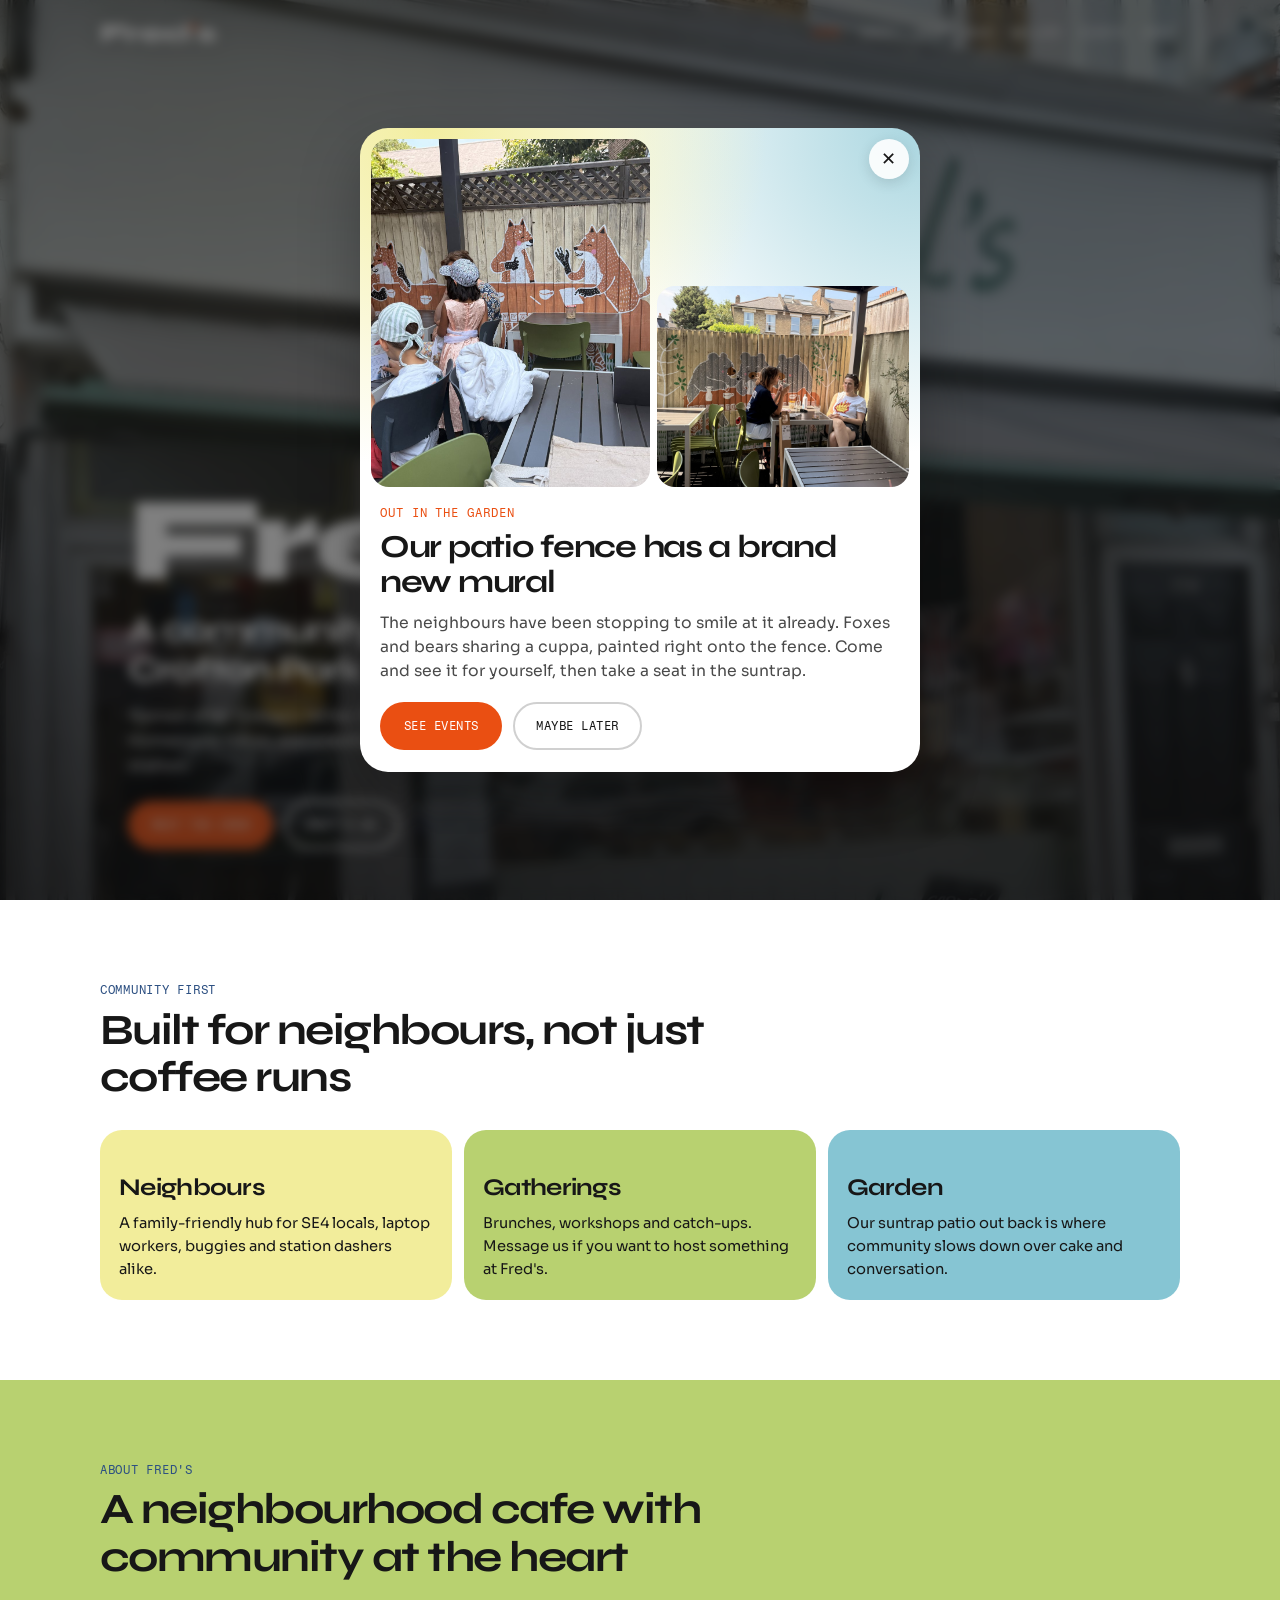
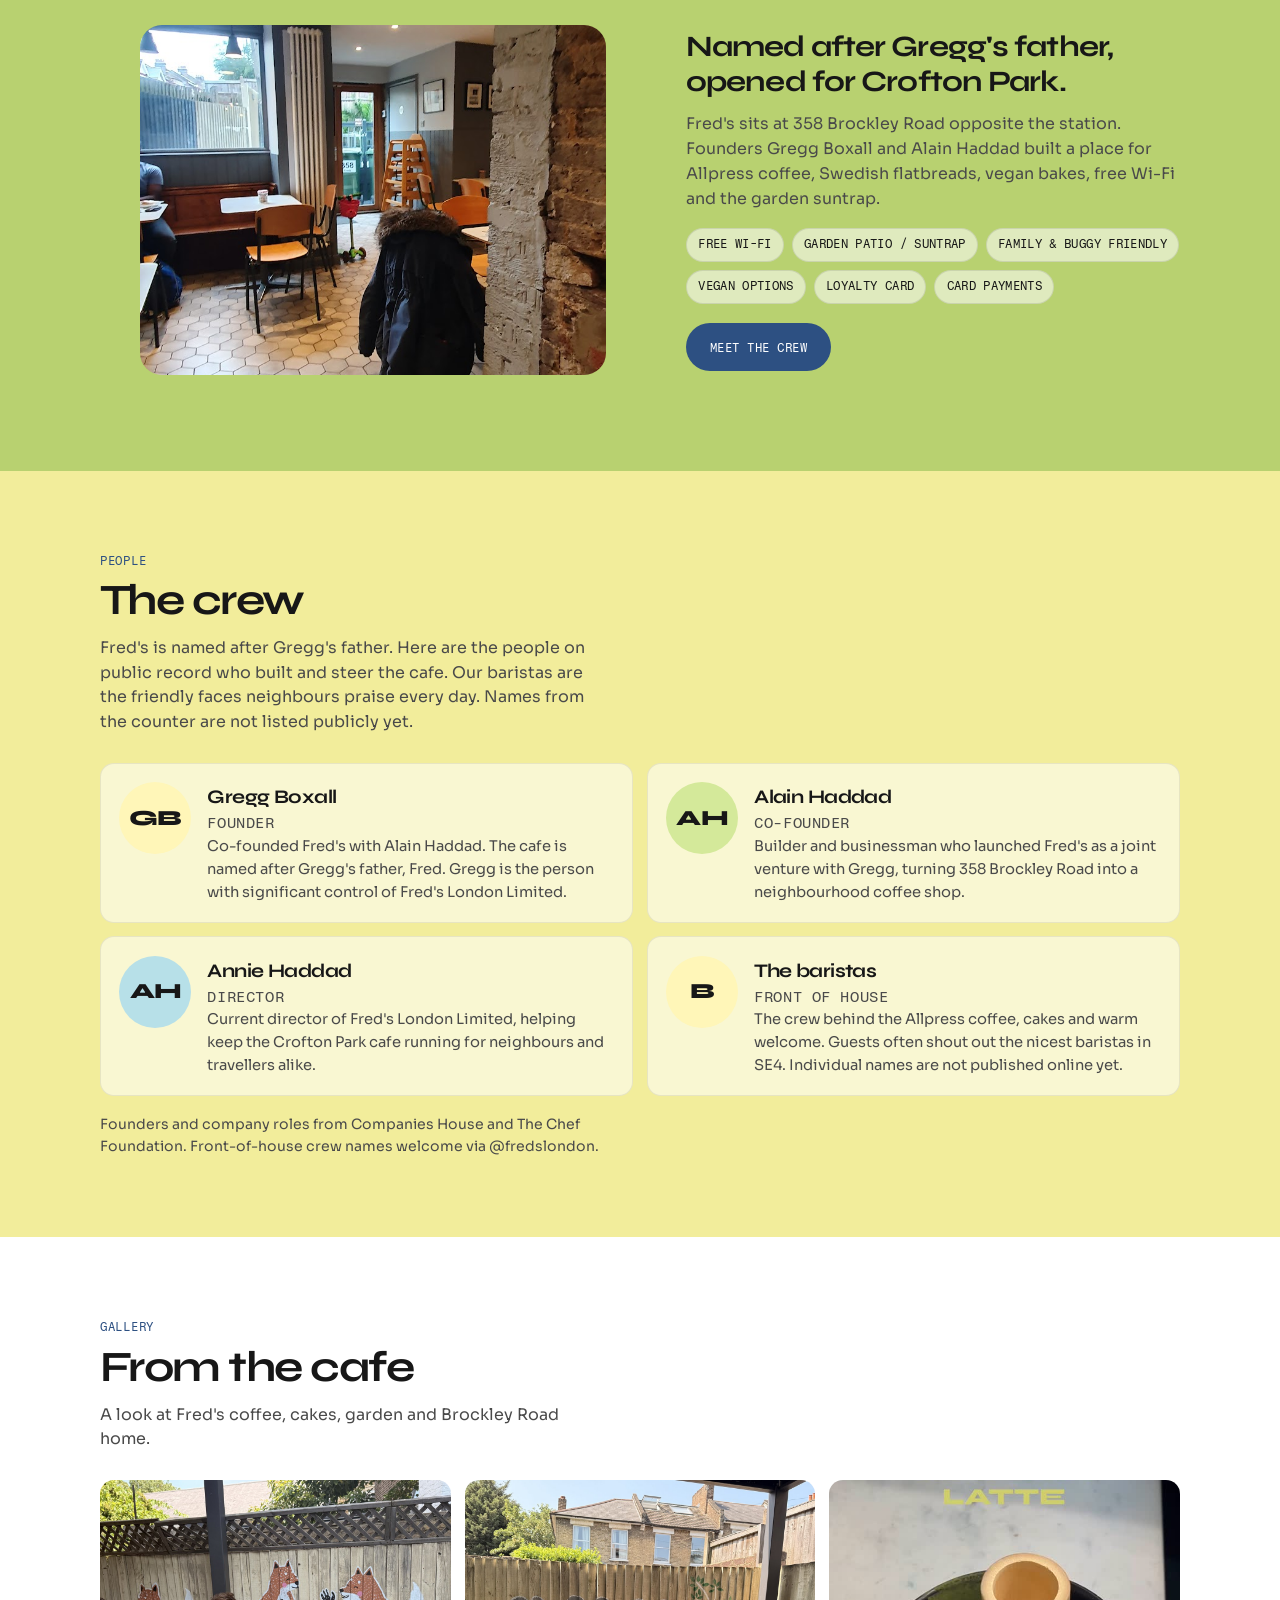
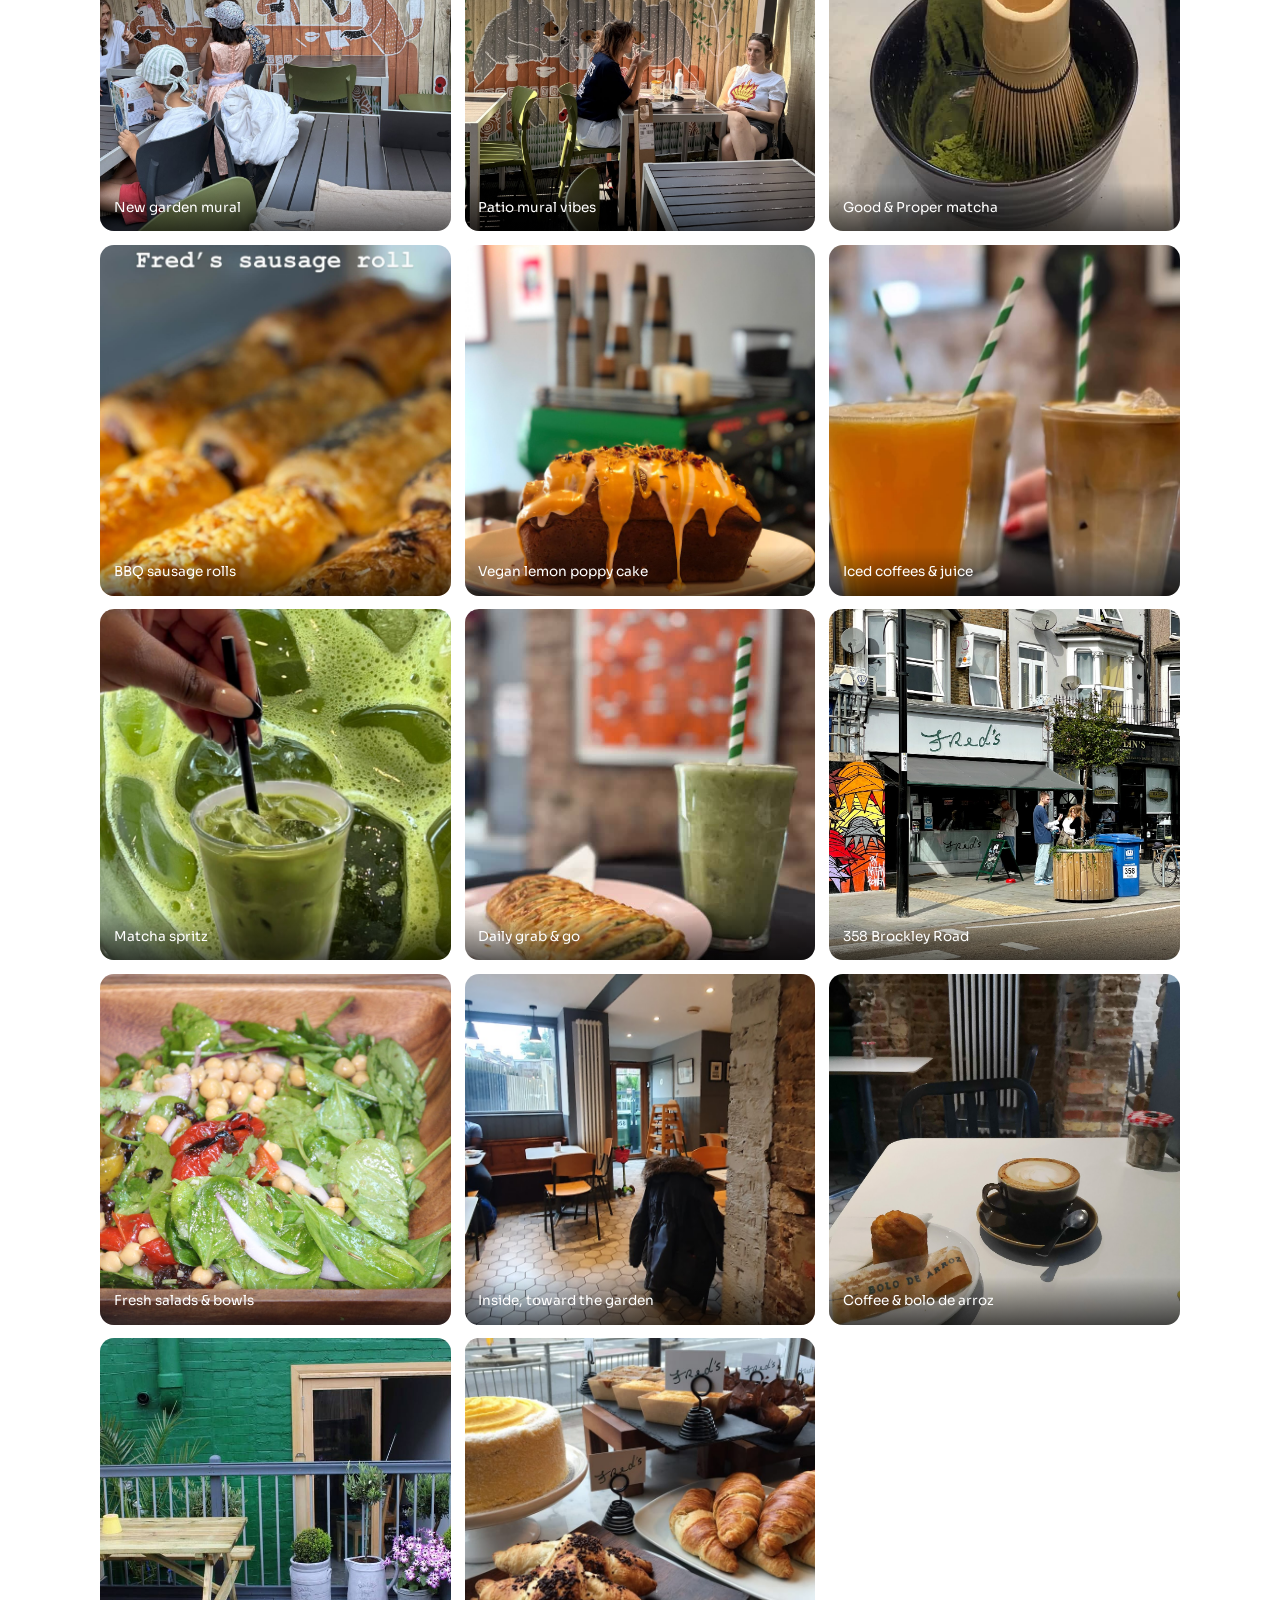
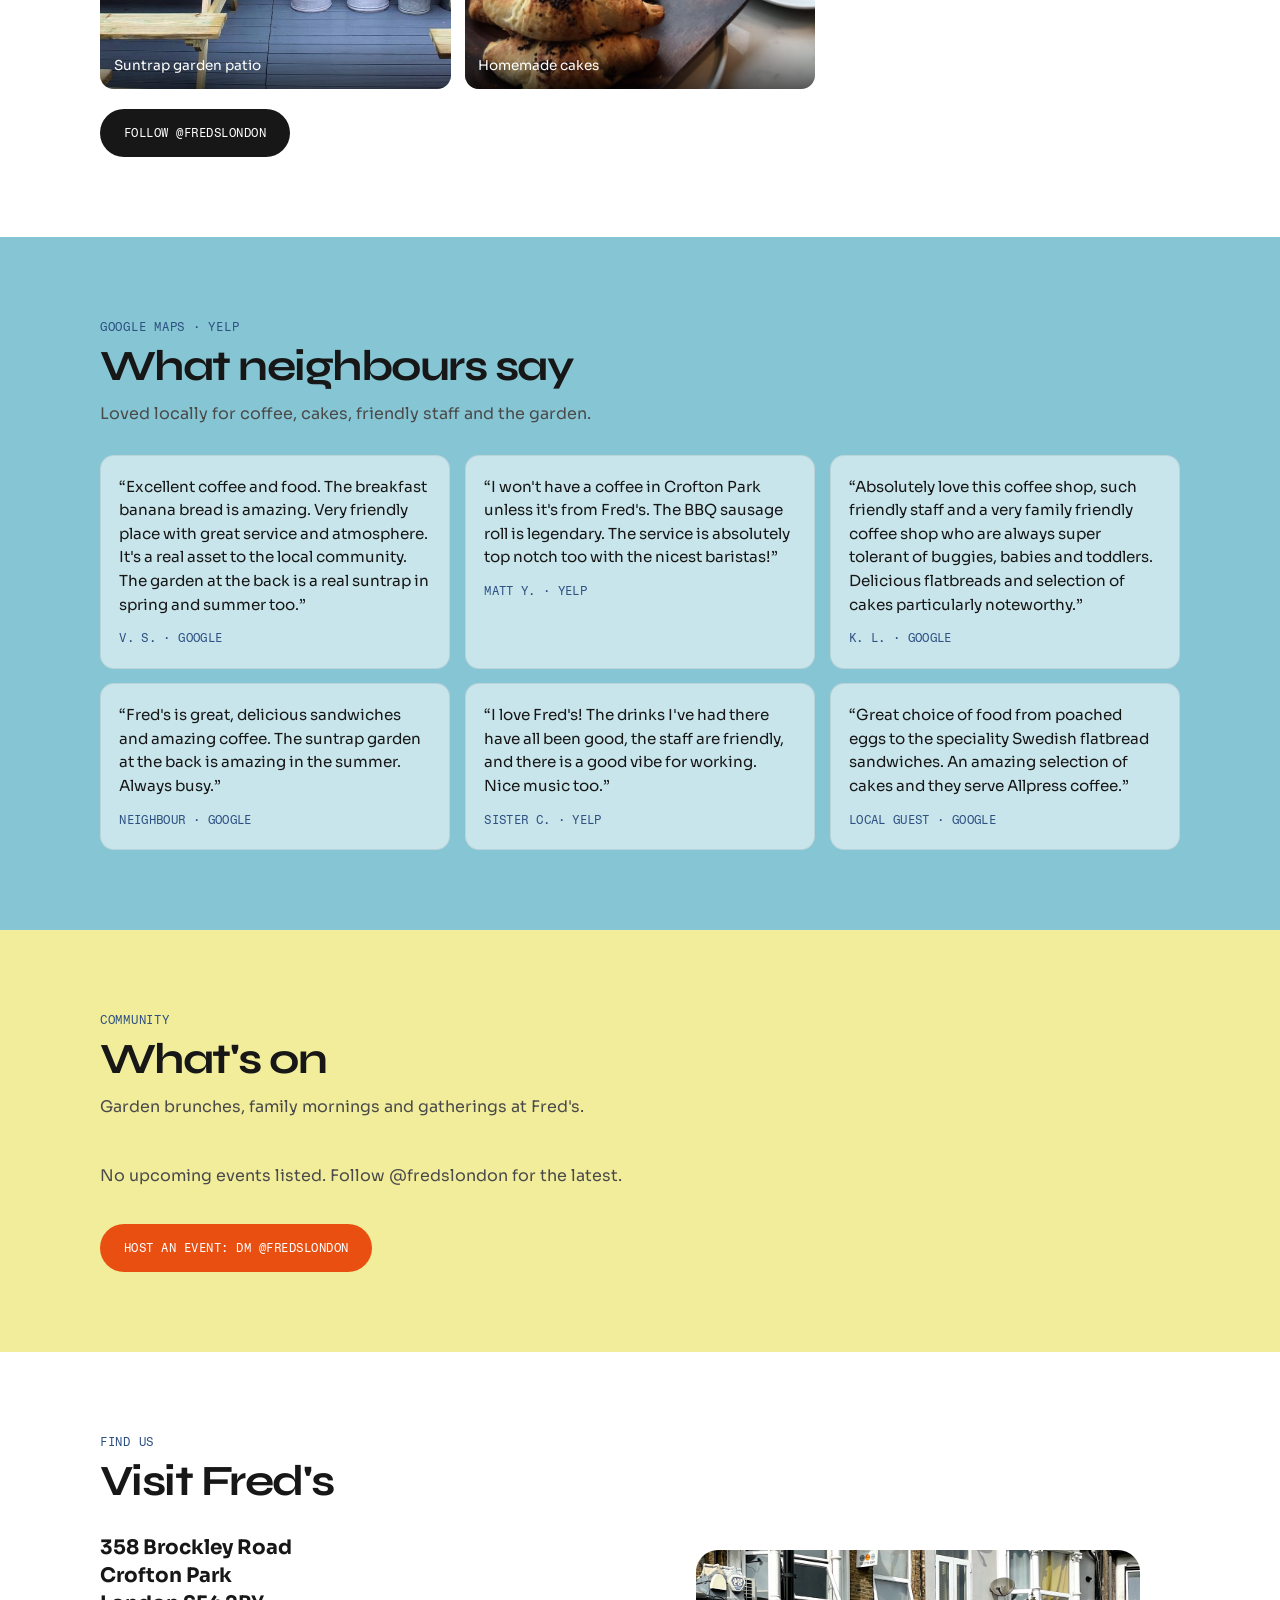
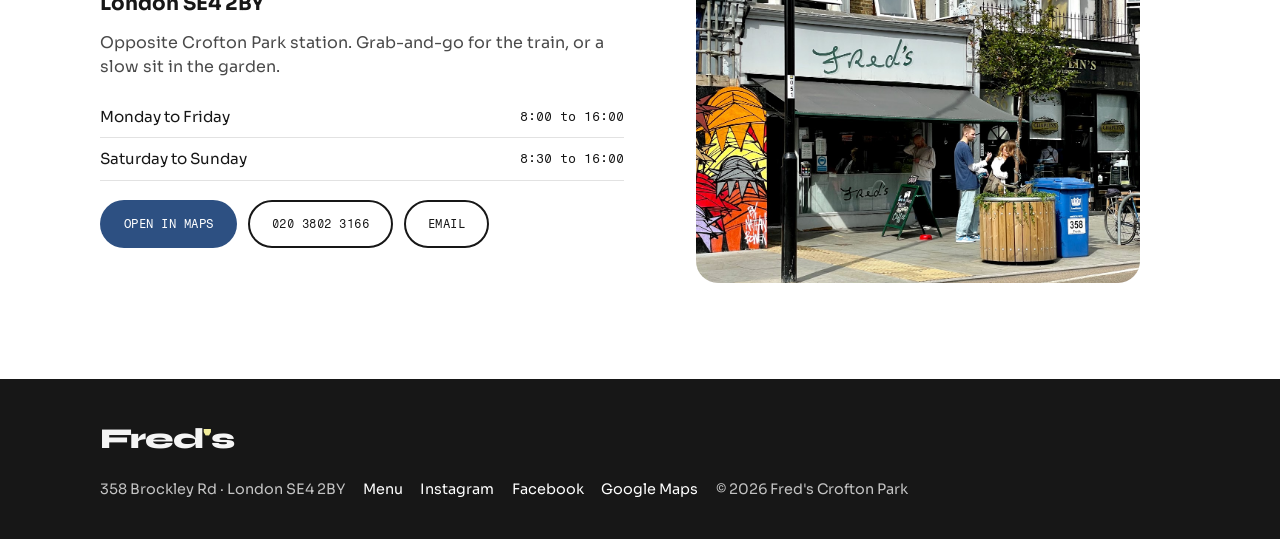
<file: index.html>
<!DOCTYPE html>
<html lang="en">
<head>
  <meta charset="UTF-8">
  <meta name="viewport" content="width=device-width, initial-scale=1.0, viewport-fit=cover">
  <title>Fred's Community Cafe in Crofton Park, London</title>
  <meta name="description" content="Fred's cafe at 358 Brockley Road, Crofton Park. Allpress coffee, homemade cakes, suntrap garden patio and neighbourhood gatherings opposite Crofton Park station.">
  <meta property="og:title" content="Fred's Community Cafe in Crofton Park">
  <meta property="og:description" content="Allpress coffee, homemade cakes, suntrap garden and neighbourhood events opposite Crofton Park station.">
  <meta property="og:image" content="images/freds/storefront-cover.jpg">
  <meta property="og:type" content="website">
  <link rel="preconnect" href="https://fonts.googleapis.com">
  <link rel="preconnect" href="https://fonts.gstatic.com" crossorigin>
  <link href="https://fonts.googleapis.com/css2?family=Fragment+Mono&family=Sora:wght@400;500;600&family=Syne:wght@700;800&display=swap" rel="stylesheet">
  <link rel="stylesheet" href="css/freds.css?v=20260719a">
  <link rel="icon" href="data:image/svg+xml,<svg xmlns='http://www.w3.org/2000/svg' viewBox='0 0 100 100'><rect fill='%23b8d170' width='100' height='100' rx='22'/><text x='50' y='66' text-anchor='middle' font-size='52' fill='%23171417' font-family='Georgia' font-weight='700'>F</text></svg>">
</head>
<body class="home">
  <header class="site-header" id="nav">
    <div class="nav-inner">
      <a href="#top" class="nav-mark" aria-label="Fred's home">Fred<span>'</span>s</a>
      <nav class="site-nav" id="navLinks" aria-label="Primary">
        <a href="#top" aria-current="page">Home</a>
        <a href="#about">About</a>
        <a href="#crew">Crew</a>
        <a href="menu.html">Menu</a>
        <a href="#gallery">Gallery</a>
        <a href="#events">Events</a>
        <a href="#visit">Visit</a>
      </nav>
      <button class="nav-toggle" id="navToggle" type="button" aria-label="Open menu" aria-expanded="false">
        <span></span><span></span><span></span>
      </button>
    </div>
  </header>

  <main id="top">
    <section class="hero" aria-label="Fred's cafe">
      <div class="hero__media">
        <img
          src="images/freds/storefront-cover.jpg"
          alt="Fred's green script fascia sign above the awning at 358 Brockley Road"
          width="1600"
          height="1372"
          fetchpriority="high"
        >
      </div>
      <div class="hero__shade" aria-hidden="true"></div>
      <div class="hero__inner">
        <p class="hero__brand">Fred<span>'</span>s</p>
        <h1 class="hero__title">A community cafe for Crofton Park</h1>
        <p class="hero__lead">
          Named after Gregg's father, Fred. Allpress coffee, homemade bakes and a suntrap garden opposite the station.
        </p>
        <div class="hero__cta">
          <a class="btn btn--orange" href="#crew">Meet the crew</a>
          <a class="btn btn--ghost" href="#events">What's on</a>
        </div>
      </div>
    </section>

    <section class="band band--white" aria-label="Community pathways">
      <div class="band__inner">
        <header class="band__head">
          <p class="eyebrow">Community first</p>
          <h2>Built for neighbours, not just coffee runs</h2>
        </header>
        <div class="palette-row reveal">
          <article>
            <h3>Neighbours</h3>
            <p>A family-friendly hub for SE4 locals, laptop workers, buggies and station dashers alike.</p>
          </article>
          <article>
            <h3>Gatherings</h3>
            <p>Brunches, workshops and catch-ups. Message us if you want to host something at Fred's.</p>
          </article>
          <article>
            <h3>Garden</h3>
            <p>Our suntrap patio out back is where community slows down over cake and conversation.</p>
          </article>
        </div>
      </div>
    </section>

    <section class="band band--lime" id="about">
      <div class="band__inner">
        <header class="band__head">
          <p class="eyebrow">About Fred's</p>
          <h2>A neighbourhood cafe with community at the heart</h2>
        </header>
        <div class="split">
          <figure class="split__photo reveal">
            <img src="images/freds/gallery/maps-03.jpg" alt="Inside Fred's looking toward the garden door" width="1200" height="900" loading="lazy">
          </figure>
          <div class="split__copy reveal">
            <h3>Named after Gregg's father, opened for Crofton Park.</h3>
            <p>
              Fred's sits at 358 Brockley Road opposite the station. Founders Gregg Boxall and Alain Haddad
              built a place for Allpress coffee, Swedish flatbreads, vegan bakes, free Wi-Fi and the garden suntrap.
            </p>
            <div class="chip-row" id="amenityChips"></div>
            <a class="btn btn--navy" href="#crew">Meet the crew</a>
          </div>
        </div>
      </div>
    </section>

    <section class="band band--yellow" id="crew">
      <div class="band__inner">
        <header class="band__head">
          <p class="eyebrow">People</p>
          <h2 id="crewHeading">The crew</h2>
          <p class="band__lead" id="crewLead">The people behind Fred's, from founders to the baristas neighbours love.</p>
        </header>
        <div class="crew-grid" id="crewGrid"></div>
        <p class="crew-note" id="crewNote"></p>
      </div>
    </section>

    <section class="band band--white" id="gallery">
      <div class="band__inner">
        <header class="band__head">
          <p class="eyebrow">Gallery</p>
          <h2>From the cafe</h2>
          <p class="band__lead">A look at Fred's coffee, cakes, garden and Brockley Road home.</p>
        </header>
        <div class="gallery-grid" id="galleryGrid"></div>
        <p style="margin:1.2rem 0 0">
          <a class="btn btn--ink" href="https://www.instagram.com/fredslondon/" target="_blank" rel="noopener noreferrer">Follow @fredslondon</a>
        </p>
      </div>
    </section>

    <section class="band band--sky" id="reviews">
      <div class="band__inner">
        <header class="band__head">
          <p class="eyebrow">Google Maps · Yelp</p>
          <h2>What neighbours say</h2>
          <p class="band__lead">Loved locally for coffee, cakes, friendly staff and the garden.</p>
        </header>
        <div class="review-grid" id="reviewGrid"></div>
      </div>
    </section>

    <section class="band band--yellow" id="events">
      <div class="band__inner">
        <header class="band__head">
          <p class="eyebrow">Community</p>
          <h2>What's on</h2>
          <p class="band__lead">Garden brunches, family mornings and gatherings at Fred's.</p>
        </header>
        <div class="events-board" id="eventsBoard" aria-live="polite"></div>
        <p style="margin:1.2rem 0 0">
          <a class="btn btn--orange" id="eventsCta" href="https://www.instagram.com/fredslondon/" target="_blank" rel="noopener noreferrer">
            Message @fredslondon
          </a>
        </p>
      </div>
    </section>

    <section class="band band--white" id="visit">
      <div class="band__inner">
        <header class="band__head">
          <p class="eyebrow">Find us</p>
          <h2>Visit Fred's</h2>
        </header>
        <div class="visit-grid">
          <div class="reveal">
            <p style="margin:0;font-size:1.25rem;font-weight:700;line-height:1.4">
              358 Brockley Road<br>Crofton Park<br>London SE4 2BY
            </p>
            <p style="margin:0.8rem 0 0;color:var(--muted)">
              Opposite Crofton Park station. Grab-and-go for the train, or a slow sit in the garden.
            </p>
            <table class="hours-table" id="hoursTable">
              <tbody>
                <tr><td>Monday to Friday</td><td>8:00 to 16:00</td></tr>
                <tr><td>Saturday to Sunday</td><td>8:30 to 16:00</td></tr>
              </tbody>
            </table>
            <div class="visit-actions">
              <a class="btn btn--navy" href="https://maps.app.goo.gl/69mfUyRDchGWMNWY8" target="_blank" rel="noopener noreferrer">Open in Maps</a>
              <a class="btn btn--ghost" href="tel:+442038023166">020 3802 3166</a>
              <a class="btn btn--ghost" href="mailto:info@fredslondon.com">Email</a>
            </div>
          </div>
          <figure class="visit-photo reveal">
            <img src="images/freds/gallery/maps-01.jpg" alt="Fred's storefront on Brockley Road with Allpress A-frame sign" width="1200" height="1600" loading="lazy">
          </figure>
        </div>
      </div>
    </section>
  </main>

  <footer class="site-footer">
    <div class="site-footer__inner">
      <div class="brand">Fred<span>'</span>s</div>
      <div class="site-footer__meta">
        <span>358 Brockley Rd · London SE4 2BY</span>
        <a href="menu.html">Menu</a>
        <a href="https://www.instagram.com/fredslondon/" target="_blank" rel="noopener noreferrer">Instagram</a>
        <a href="https://www.facebook.com/FredsSe4" target="_blank" rel="noopener noreferrer">Facebook</a>
        <a href="https://maps.app.goo.gl/69mfUyRDchGWMNWY8" target="_blank" rel="noopener noreferrer">Google Maps</a>
        <span>© <span id="year"></span> Fred's Crofton Park</span>
      </div>
    </div>
  </footer>

  <div class="announce" id="announceModal" hidden>
    <div class="announce__backdrop" data-announce-close tabindex="-1"></div>
    <div class="announce__panel" role="dialog" aria-modal="true" aria-labelledby="announceTitle">
      <button class="announce__close" type="button" data-announce-close aria-label="Close announcement">✕</button>
      <div class="announce__media" id="announceMedia"></div>
      <div class="announce__copy">
        <p class="announce__eyebrow" id="announceEyebrow"></p>
        <h2 class="announce__title" id="announceTitle"></h2>
        <p class="announce__body" id="announceBody"></p>
        <div class="announce__actions">
          <a class="btn btn--orange" id="announceCta" href="#events">See events</a>
          <button class="btn btn--ghost announce__later" type="button" data-announce-close id="announceLater">Maybe later</button>
        </div>
      </div>
    </div>
  </div>

  <script src="js/freds.js"></script>
</body>
</html>
</file>
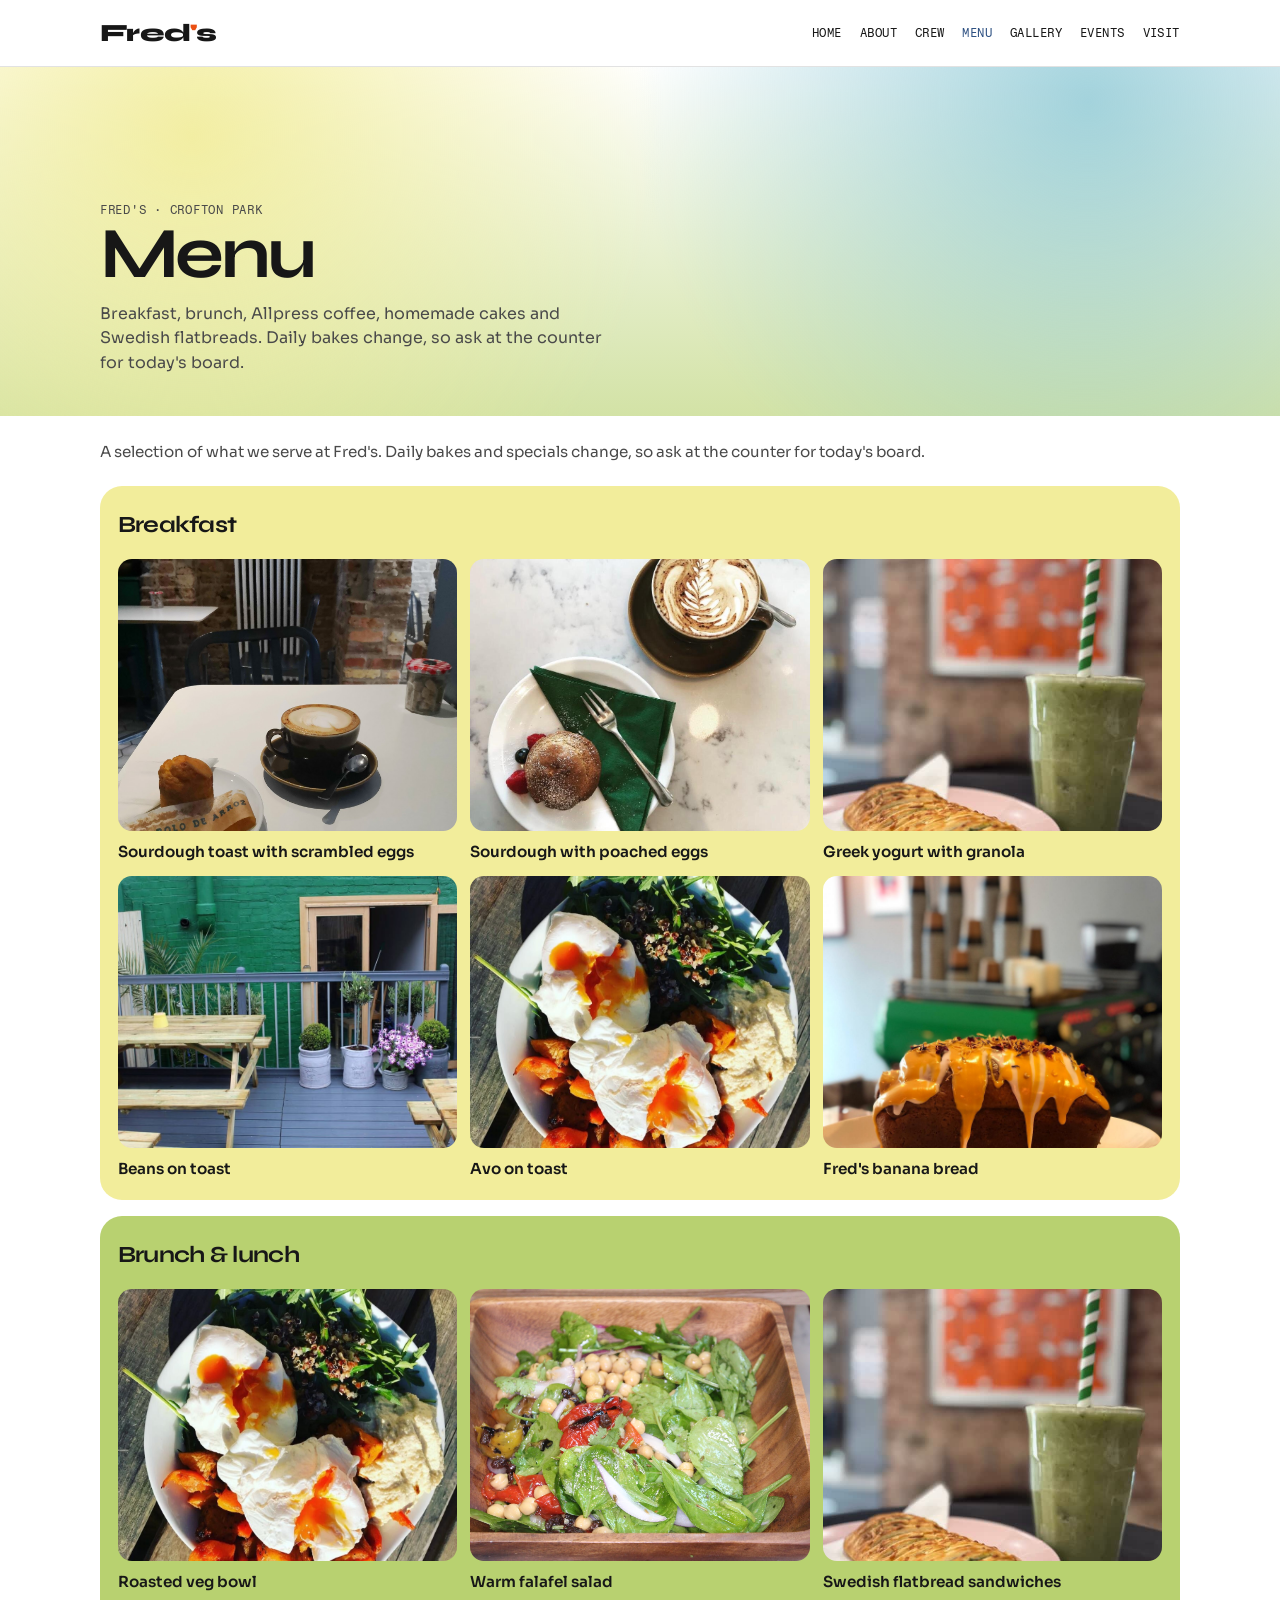
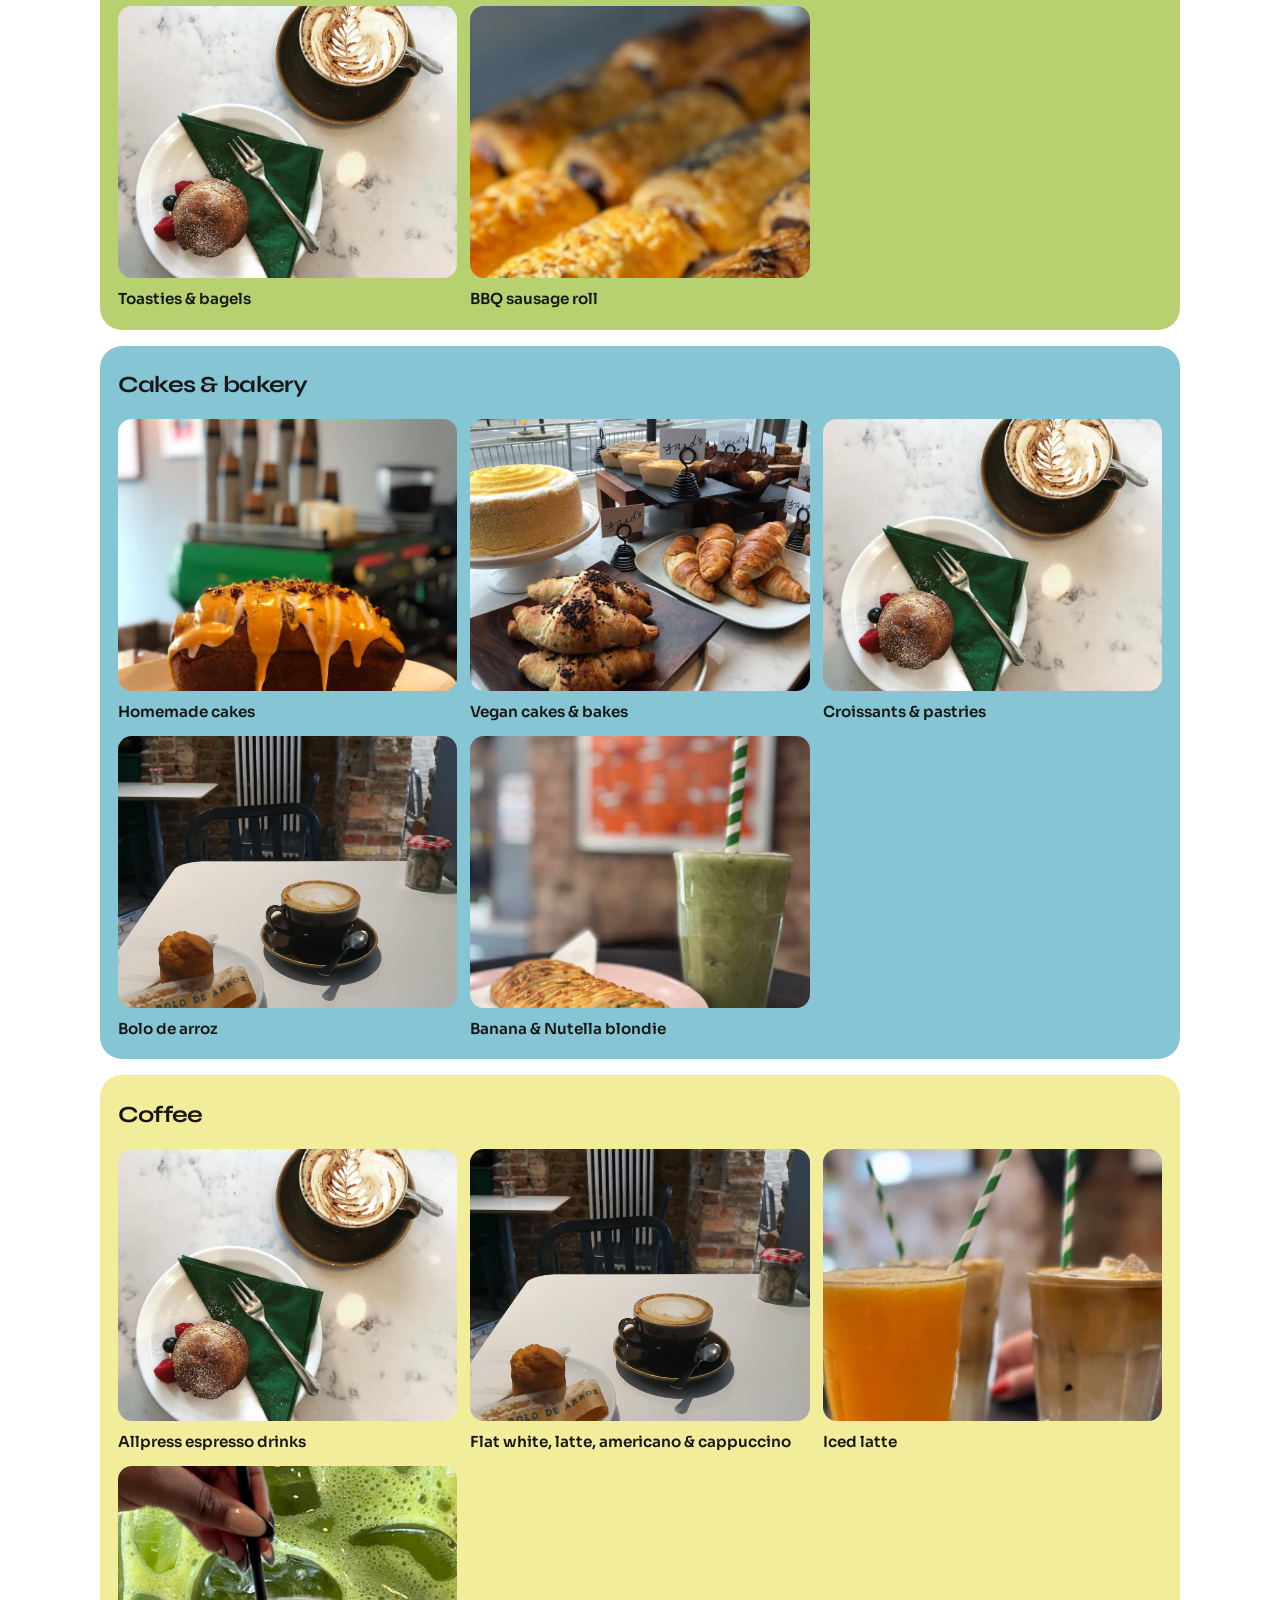
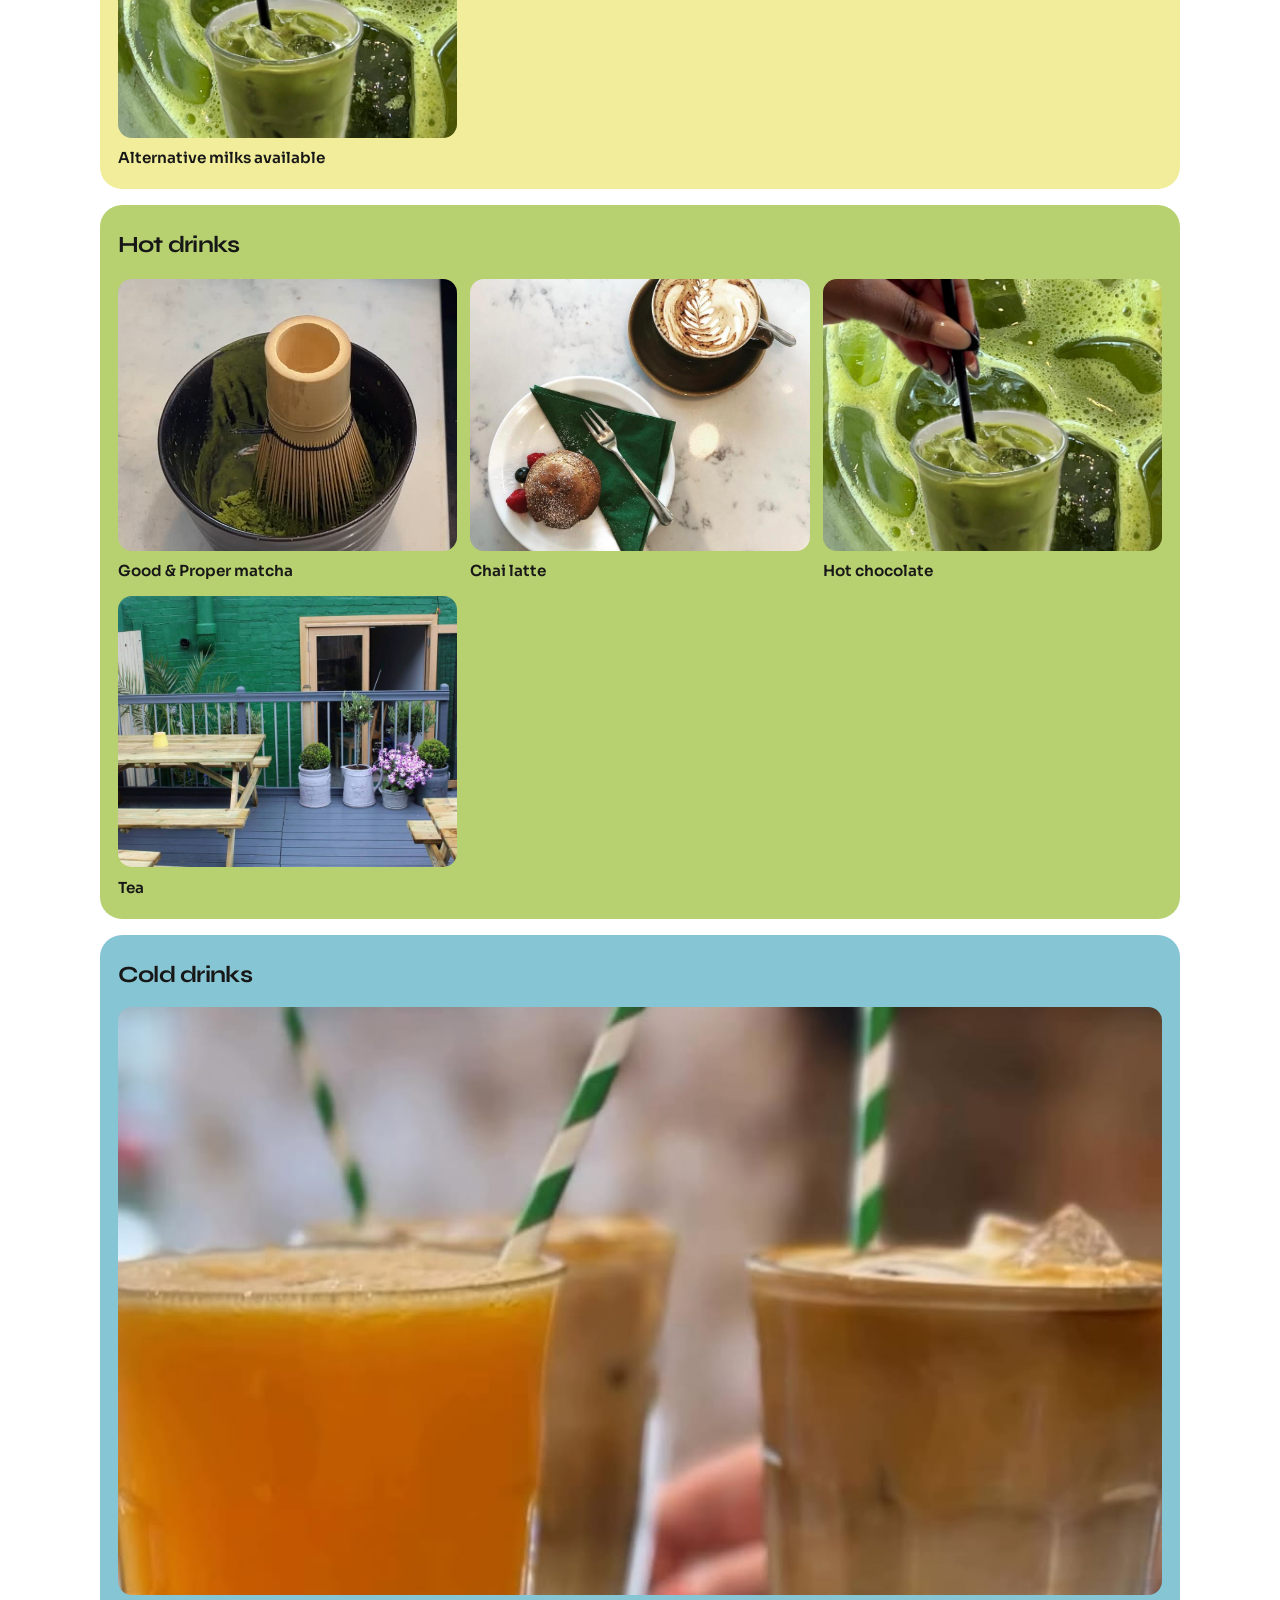
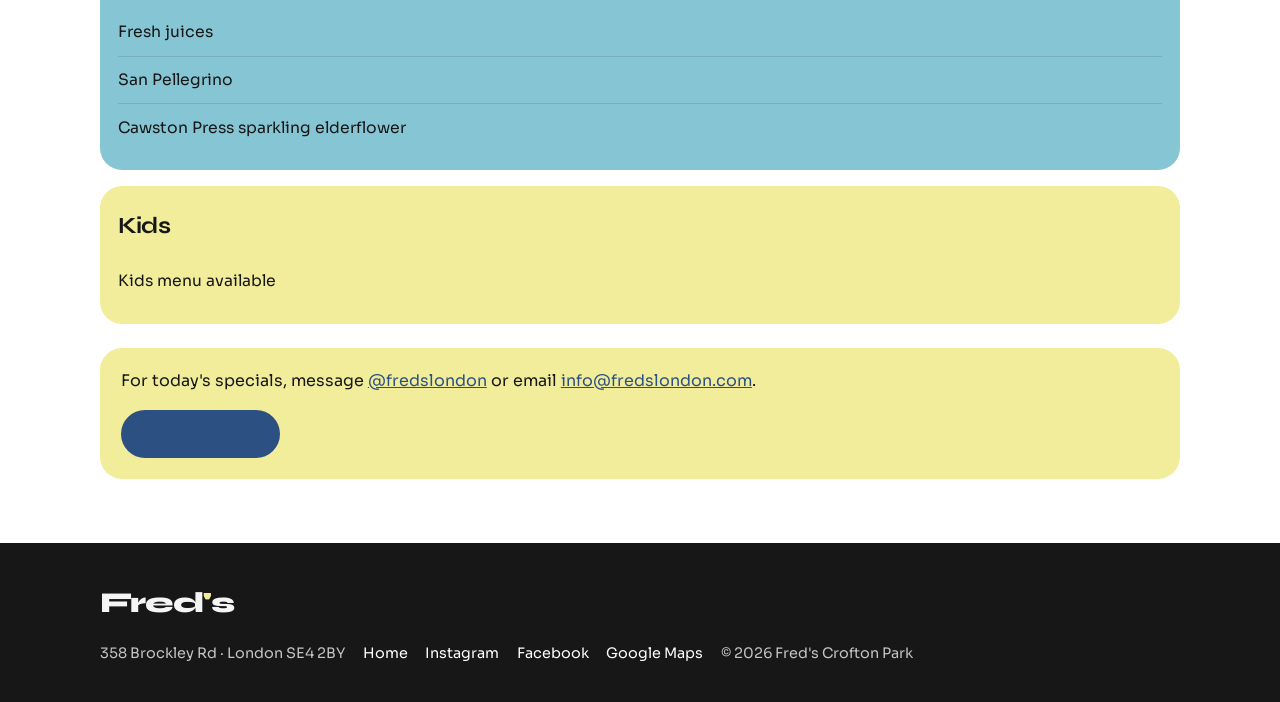
<file: menu.html>
<!DOCTYPE html>
<html lang="en">
<head>
  <meta charset="UTF-8">
  <meta name="viewport" content="width=device-width, initial-scale=1.0, viewport-fit=cover">
  <title>Menu | Fred's Cafe, Crofton Park</title>
  <meta name="description" content="Fred's menu at 358 Brockley Road: breakfast, brunch, Allpress coffee, cakes, flatbreads and cold drinks.">
  <meta property="og:title" content="Menu | Fred's Cafe">
  <meta property="og:description" content="Breakfast, brunch, Allpress coffee, homemade cakes and Swedish flatbreads in Crofton Park.">
  <meta property="og:image" content="images/freds/latte-pastry.jpg">
  <meta property="og:type" content="website">
  <link rel="preconnect" href="https://fonts.googleapis.com">
  <link rel="preconnect" href="https://fonts.gstatic.com" crossorigin>
  <link href="https://fonts.googleapis.com/css2?family=Fragment+Mono&family=Sora:wght@400;500;600&family=Syne:wght@700;800&display=swap" rel="stylesheet">
  <link rel="stylesheet" href="css/freds.css?v=20260719a">
  <link rel="icon" href="data:image/svg+xml,<svg xmlns='http://www.w3.org/2000/svg' viewBox='0 0 100 100'><rect fill='%23b8d170' width='100' height='100' rx='22'/><text x='50' y='66' text-anchor='middle' font-size='52' fill='%23171417' font-family='Georgia' font-weight='700'>F</text></svg>">
</head>
<body>
  <header class="site-header is-solid" id="nav">
    <div class="nav-inner">
      <a href="index.html" class="nav-mark" aria-label="Fred's home">Fred<span>'</span>s</a>
      <nav class="site-nav" id="navLinks" aria-label="Primary">
        <a href="index.html">Home</a>
        <a href="index.html#about">About</a>
        <a href="index.html#crew">Crew</a>
        <a href="menu.html" aria-current="page">Menu</a>
        <a href="index.html#gallery">Gallery</a>
        <a href="index.html#events">Events</a>
        <a href="index.html#visit">Visit</a>
      </nav>
      <button class="nav-toggle" id="navToggle" type="button" aria-label="Open menu" aria-expanded="false">
        <span></span><span></span><span></span>
      </button>
    </div>
  </header>

  <main>
    <section class="page-hero">
      <div class="page-hero__inner">
        <p class="eyebrow">Fred's · Crofton Park</p>
        <h1>Menu</h1>
        <p>
          Breakfast, brunch, Allpress coffee, homemade cakes and Swedish flatbreads.
          Daily bakes change, so ask at the counter for today's board.
        </p>
      </div>
    </section>

    <section class="menu-page">
      <div class="menu-page__inner">
        <p class="menu-source" id="menuSource"></p>
        <div id="menuSections"></div>
        <div class="menu-note reveal">
          <p>
            For today's specials, message
            <a href="https://www.instagram.com/fredslondon/" target="_blank" rel="noopener noreferrer">@fredslondon</a>
            or email
            <a href="mailto:info@fredslondon.com">info@fredslondon.com</a>.
          </p>
          <a class="btn btn--navy" href="index.html#visit">Plan your visit</a>
        </div>
      </div>
    </section>
  </main>

  <footer class="site-footer">
    <div class="site-footer__inner">
      <div class="brand">Fred<span>'</span>s</div>
      <div class="site-footer__meta">
        <span>358 Brockley Rd · London SE4 2BY</span>
        <a href="index.html">Home</a>
        <a href="https://www.instagram.com/fredslondon/" target="_blank" rel="noopener noreferrer">Instagram</a>
        <a href="https://www.facebook.com/FredsSe4" target="_blank" rel="noopener noreferrer">Facebook</a>
        <a href="https://maps.app.goo.gl/69mfUyRDchGWMNWY8" target="_blank" rel="noopener noreferrer">Google Maps</a>
        <span>© <span id="year"></span> Fred's Crofton Park</span>
      </div>
    </div>
  </footer>

  <script src="js/freds.js"></script>
</body>
</html>
</file>
<file: css/freds.css>
:root {
  --bg: #ffffff;
  --ink: #171717;
  --muted: #4a4a4a;
  --line: rgba(23, 23, 23, 0.12);
  --yellow: #f2ed9b;
  --lime: #b8d170;
  --sky: #86c5d3;
  --orange: #ea4f12;
  --navy: #2d5082;
  --forest: #1f4d3a;
  --max: 1080px;
  --pad: clamp(1rem, 3vw, 1.75rem);
  --radius: 22px;
  --radius-sm: 14px;
}

*,
*::before,
*::after {
  box-sizing: border-box;
}

html {
  scroll-behavior: smooth;
}

body {
  margin: 0;
  font-family: "Sora", "Fragment Mono", sans-serif;
  color: var(--ink);
  background: var(--bg);
  line-height: 1.55;
  -webkit-font-smoothing: antialiased;
}

img {
  max-width: 100%;
  display: block;
}

a {
  color: inherit;
}

.mono {
  font-family: "Fragment Mono", ui-monospace, monospace;
}

/* =========================
   NAV
   ========================= */
.site-header {
  position: absolute;
  top: 0;
  left: 0;
  right: 0;
  z-index: 40;
  padding: 0.85rem var(--pad);
}

.site-header.is-solid {
  position: sticky;
  background: rgba(255, 255, 255, 0.92);
  backdrop-filter: blur(10px);
  border-bottom: 1px solid var(--line);
}

.nav-inner {
  max-width: var(--max);
  margin: 0 auto;
  display: flex;
  align-items: center;
  justify-content: space-between;
  gap: 1rem;
}

.nav-mark {
  font-family: "Syne", "Sora", sans-serif;
  font-weight: 800;
  font-size: 1.55rem;
  letter-spacing: -0.03em;
  text-decoration: none;
  color: #fff;
  text-shadow: 0 2px 18px rgba(0, 0, 0, 0.35);
}

.site-header.is-solid .nav-mark,
body:not(.home) .nav-mark {
  color: var(--ink);
  text-shadow: none;
}

.nav-mark span {
  color: var(--orange);
}

.site-nav {
  display: flex;
  align-items: center;
  gap: 1.1rem;
}

.site-nav a {
  font-family: "Fragment Mono", monospace;
  font-size: 0.78rem;
  letter-spacing: 0.04em;
  text-transform: uppercase;
  text-decoration: none;
  color: rgba(255, 255, 255, 0.92);
}

.site-header.is-solid .site-nav a,
body:not(.home) .site-nav a {
  color: var(--ink);
}

.site-nav a:hover,
.site-nav a[aria-current="page"] {
  color: var(--orange);
}

.site-header.is-solid .site-nav a:hover,
.site-header.is-solid .site-nav a[aria-current="page"],
body:not(.home) .site-nav a:hover,
body:not(.home) .site-nav a[aria-current="page"] {
  color: var(--navy);
}

.nav-toggle {
  display: none;
  width: 44px;
  height: 44px;
  border: 0;
  background: transparent;
  cursor: pointer;
  padding: 0;
  flex-direction: column;
  justify-content: center;
  align-items: flex-end;
  gap: 6px;
}

.nav-toggle span {
  display: block;
  width: 26px;
  height: 2px;
  background: #fff;
  border-radius: 2px;
}

.site-header.is-solid .nav-toggle span,
body:not(.home) .nav-toggle span {
  background: var(--ink);
}

@media (max-width: 820px) {
  .site-nav {
    display: none;
  }

  .site-nav.is-open {
    display: flex;
    position: fixed;
    inset: 0;
    z-index: 50;
    background: var(--yellow);
    flex-direction: column;
    justify-content: center;
    align-items: center;
    gap: 1.4rem;
  }

  .site-nav.is-open a {
    color: var(--ink);
    font-size: 1.15rem;
  }

  .nav-toggle {
    display: inline-flex;
    position: relative;
    z-index: 60;
  }

  body.nav-open {
    overflow: hidden;
  }
}

/* =========================
   BUTTONS
   ========================= */
.btn {
  display: inline-flex;
  align-items: center;
  justify-content: center;
  gap: 0.4rem;
  min-height: 48px;
  padding: 0.75rem 1.35rem;
  border-radius: 999px;
  border: 2px solid transparent;
  text-decoration: none;
  font-family: "Fragment Mono", monospace;
  font-size: 0.78rem;
  letter-spacing: 0.04em;
  text-transform: uppercase;
  font-weight: 400;
  transition: transform 0.18s ease, background 0.18s ease, color 0.18s ease;
}

.btn:hover {
  transform: translateY(-2px);
}

.btn--orange {
  background: var(--orange);
  color: #fff;
}

.btn--navy {
  background: var(--navy);
  color: #fff;
}

.btn--ink {
  background: var(--ink);
  color: #fff;
}

.btn--ghost {
  background: transparent;
  border-color: currentColor;
  color: inherit;
}

/* =========================
   HERO
   ========================= */
.hero {
  position: relative;
  min-height: 100svh;
  display: grid;
  align-items: end;
  color: #fff;
  overflow: hidden;
}

.hero__media {
  position: absolute;
  inset: 0;
}

.hero__media img {
  width: 100%;
  height: 100%;
  object-fit: cover;
  object-position: 50% 32%;
  transform: scale(1.02);
  animation: heroZoom 12s ease-out both;
}

.hero__shade {
  position: absolute;
  inset: 0;
  background:
    linear-gradient(180deg, rgba(0, 0, 0, 0.35) 0%, rgba(0, 0, 0, 0.22) 38%, rgba(0, 0, 0, 0.72) 100%),
    radial-gradient(circle at 18% 18%, rgba(242, 237, 155, 0.2), transparent 42%),
    radial-gradient(circle at 82% 28%, rgba(134, 197, 211, 0.18), transparent 44%);
}

.hero__inner {
  position: relative;
  z-index: 1;
  max-width: var(--max);
  width: 100%;
  margin: 0 auto;
  padding: 7rem var(--pad) 3.2rem;
}

.hero__brand {
  margin: 0;
  font-family: "Syne", "Sora", sans-serif;
  font-size: clamp(4.2rem, 14vw, 7.5rem);
  line-height: 0.9;
  letter-spacing: -0.05em;
  font-weight: 800;
  animation: riseIn 0.8s ease both;
}

.hero__brand span {
  color: var(--yellow);
}

.hero__title {
  margin: 1rem 0 0.75rem;
  max-width: 16ch;
  font-family: "Syne", "Sora", sans-serif;
  font-size: clamp(1.45rem, 3.4vw, 2.2rem);
  line-height: 1.15;
  letter-spacing: -0.03em;
  font-weight: 700;
  animation: riseIn 0.8s ease 0.08s both;
}

.hero__lead {
  margin: 0;
  max-width: 36ch;
  font-size: 1.02rem;
  color: rgba(255, 255, 255, 0.9);
  animation: riseIn 0.8s ease 0.16s both;
}

.hero__cta {
  margin-top: 1.4rem;
  display: flex;
  flex-wrap: wrap;
  gap: 0.75rem;
  animation: riseIn 0.8s ease 0.24s both;
}

@keyframes heroZoom {
  from {
    transform: scale(1.08);
  }
  to {
    transform: scale(1.02);
  }
}

@keyframes riseIn {
  from {
    opacity: 0;
    transform: translateY(18px);
  }
  to {
    opacity: 1;
    transform: none;
  }
}

/* =========================
   SECTIONS
   ========================= */
.band {
  padding: clamp(3rem, 7vw, 5rem) var(--pad);
}

.band--yellow {
  background: var(--yellow);
}

.band--lime {
  background: var(--lime);
}

.band--sky {
  background: var(--sky);
}

.band--white {
  background: var(--bg);
}

.band__inner {
  max-width: var(--max);
  margin: 0 auto;
}

.band__head {
  margin-bottom: 1.75rem;
  max-width: 40rem;
}

.eyebrow {
  margin: 0 0 0.45rem;
  font-family: "Fragment Mono", monospace;
  font-size: 0.78rem;
  letter-spacing: 0.06em;
  text-transform: uppercase;
  color: var(--navy);
}

.band h2 {
  margin: 0;
  font-family: "Syne", "Sora", sans-serif;
  font-size: clamp(1.8rem, 4vw, 2.7rem);
  letter-spacing: -0.035em;
  line-height: 1.1;
}

.band__lead {
  margin: 0.7rem 0 0;
  color: var(--muted);
  max-width: 42ch;
}

.palette-row {
  display: grid;
  grid-template-columns: repeat(3, 1fr);
  gap: 0.75rem;
}

.palette-row article {
  min-height: 170px;
  border-radius: var(--radius);
  padding: 1.2rem;
  display: flex;
  flex-direction: column;
  justify-content: flex-end;
}

/* Crew */
.crew-grid {
  display: grid;
  gap: 0.85rem;
}

@media (min-width: 800px) {
  .crew-grid {
    grid-template-columns: repeat(2, minmax(0, 1fr));
  }
}

.crew-card {
  display: grid;
  grid-template-columns: 72px 1fr;
  gap: 1rem;
  padding: 1.15rem;
  border-radius: var(--radius-sm);
  background: rgba(255, 255, 255, 0.55);
  border: 1px solid rgba(23, 23, 23, 0.08);
}

.crew-avatar {
  width: 72px;
  height: 72px;
  border-radius: 50%;
  display: grid;
  place-items: center;
  font-family: "Syne", sans-serif;
  font-weight: 800;
  font-size: 1.35rem;
  letter-spacing: -0.03em;
  color: var(--ink);
}

.crew-avatar--yellow {
  background: #fff6b8;
}

.crew-avatar--lime {
  background: #d4e99a;
}

.crew-avatar--sky {
  background: #b7e0e8;
}

.crew-card h3 {
  margin: 0;
  font-family: "Syne", sans-serif;
  font-size: 1.2rem;
  letter-spacing: -0.03em;
}

.crew-role {
  margin: 0.2rem 0 0.45rem;
  font-family: "Fragment Mono", monospace;
  font-size: 0.72rem;
  letter-spacing: 0.04em;
  text-transform: uppercase;
  color: var(--navy);
}

.crew-card p {
  margin: 0;
  font-size: 0.92rem;
  color: var(--muted);
}

.crew-note {
  margin: 1.1rem 0 0;
  font-size: 0.88rem;
  color: var(--muted);
  max-width: 52ch;
}

.palette-row h3 {
  margin: 0;
  font-family: "Syne", sans-serif;
  font-size: 1.5rem;
  letter-spacing: -0.03em;
}

.palette-row p {
  margin: 0.35rem 0 0;
  font-size: 0.92rem;
}

.palette-row article:nth-child(1) {
  background: var(--yellow);
}

.palette-row article:nth-child(2) {
  background: var(--lime);
}

.palette-row article:nth-child(3) {
  background: var(--sky);
}

@media (max-width: 700px) {
  .palette-row {
    grid-template-columns: 1fr;
  }
}

.split {
  display: grid;
  gap: 1.5rem;
  align-items: center;
}

@media (min-width: 860px) {
  .split {
    grid-template-columns: 1.05fr 0.95fr;
    gap: 2.5rem;
  }
}

.split__photo {
  border-radius: var(--radius);
  overflow: hidden;
  aspect-ratio: 4 / 3;
}

.split__photo img {
  width: 100%;
  height: 100%;
  object-fit: cover;
}

.split__copy h3 {
  margin: 0 0 0.8rem;
  font-family: "Syne", sans-serif;
  font-size: clamp(1.35rem, 2.8vw, 1.85rem);
  letter-spacing: -0.03em;
  line-height: 1.2;
}

.split__copy p {
  margin: 0 0 1rem;
  color: var(--muted);
}

.chip-row {
  display: flex;
  flex-wrap: wrap;
  gap: 0.5rem;
  margin: 0 0 1.2rem;
}

.chip {
  font-family: "Fragment Mono", monospace;
  font-size: 0.72rem;
  letter-spacing: 0.03em;
  text-transform: uppercase;
  padding: 0.45rem 0.7rem;
  border-radius: 999px;
  background: rgba(255, 255, 255, 0.55);
  border: 1px solid rgba(23, 23, 23, 0.1);
}

/* Gallery */
.gallery-grid {
  display: grid;
  grid-template-columns: repeat(2, minmax(0, 1fr));
  gap: 0.85rem;
}

@media (min-width: 800px) {
  .gallery-grid {
    grid-template-columns: repeat(3, minmax(0, 1fr));
  }
}

.gallery-item {
  position: relative;
  display: block;
  margin: 0;
  border-radius: var(--radius-sm);
  overflow: hidden;
  aspect-ratio: 1 / 1;
  background: #ececec;
}

.gallery-item img {
  width: 100%;
  height: 100%;
  object-fit: cover;
  transition: transform 0.45s ease;
}

.gallery-item:hover img {
  transform: scale(1.04);
}

.gallery-item figcaption {
  position: absolute;
  left: 0;
  right: 0;
  bottom: 0;
  padding: 0.85rem;
  background: linear-gradient(180deg, transparent, rgba(0, 0, 0, 0.62));
  color: #fff;
  font-size: 0.85rem;
}

/* Reviews */
.review-grid {
  display: grid;
  gap: 0.9rem;
}

@media (min-width: 800px) {
  .review-grid {
    grid-template-columns: repeat(3, 1fr);
  }
}

.review {
  padding: 1.2rem 1.15rem;
  border-radius: var(--radius-sm);
  background: rgba(255, 255, 255, 0.55);
  border: 1px solid rgba(23, 23, 23, 0.08);
}

.review p {
  margin: 0;
  font-size: 0.95rem;
}

.review footer {
  margin-top: 0.9rem;
  font-family: "Fragment Mono", monospace;
  font-size: 0.72rem;
  letter-spacing: 0.03em;
  text-transform: uppercase;
  color: var(--navy);
}

/* Events */
.events-board {
  display: grid;
  gap: 0.8rem;
}

.event-row {
  display: grid;
  grid-template-columns: 72px 1fr;
  gap: 1rem;
  padding: 1rem;
  border-radius: var(--radius-sm);
  background: rgba(255, 255, 255, 0.55);
  border: 1px solid rgba(23, 23, 23, 0.08);
}

@media (min-width: 800px) {
  .event-row {
    grid-template-columns: 80px 1fr auto;
    align-items: center;
  }
}

.event-date .day {
  display: block;
  font-family: "Syne", sans-serif;
  font-size: 1.8rem;
  font-weight: 800;
  line-height: 1;
  color: var(--orange);
}

.event-date .month {
  font-family: "Fragment Mono", monospace;
  font-size: 0.72rem;
  letter-spacing: 0.05em;
  text-transform: uppercase;
}

.event-body h3 {
  margin: 0 0 0.3rem;
  font-size: 1.05rem;
}

.event-body p {
  margin: 0;
  color: var(--muted);
  font-size: 0.92rem;
}

.event-side {
  font-family: "Fragment Mono", monospace;
  font-size: 0.75rem;
  letter-spacing: 0.03em;
  text-transform: uppercase;
}

.event-empty {
  color: var(--muted);
}

/* Visit */
.visit-grid {
  display: grid;
  gap: 1.5rem;
}

@media (min-width: 860px) {
  .visit-grid {
    grid-template-columns: 1fr 1fr;
    gap: 2rem;
  }
}

.hours-table {
  width: 100%;
  border-collapse: collapse;
  margin: 1rem 0 1.2rem;
}

.hours-table td {
  padding: 0.55rem 0;
  border-bottom: 1px solid var(--line);
  font-size: 0.95rem;
}

.hours-table td:last-child {
  text-align: right;
  font-family: "Fragment Mono", monospace;
  font-size: 0.82rem;
}

.visit-actions {
  display: flex;
  flex-wrap: wrap;
  gap: 0.7rem;
}

.visit-photo {
  border-radius: var(--radius);
  overflow: hidden;
  aspect-ratio: 4 / 3;
}

.visit-photo img {
  width: 100%;
  height: 100%;
  object-fit: cover;
}

/* =========================
   MENU PAGE
   ========================= */
.page-hero {
  padding: 7.5rem var(--pad) 2.5rem;
  background:
    radial-gradient(circle at 15% 20%, rgba(242, 237, 155, 0.9), transparent 42%),
    radial-gradient(circle at 85% 10%, rgba(134, 197, 211, 0.75), transparent 40%),
    linear-gradient(180deg, #fff 0%, var(--lime) 160%);
}

.page-hero__inner {
  max-width: var(--max);
  margin: 0 auto;
}

.page-hero h1 {
  margin: 0;
  font-family: "Syne", sans-serif;
  font-size: clamp(2.8rem, 8vw, 4.5rem);
  letter-spacing: -0.05em;
  line-height: 0.95;
}

.page-hero p {
  margin: 0.85rem 0 0;
  max-width: 42ch;
  color: var(--muted);
}

.menu-page {
  padding: 1.5rem var(--pad) 4rem;
}

.menu-page__inner {
  max-width: var(--max);
  margin: 0 auto;
}

.menu-source {
  margin: 0 0 1.4rem;
  color: var(--muted);
  font-size: 0.95rem;
}

.menu-section {
  margin: 0 0 1rem;
  padding: 1.35rem 1.1rem 1.2rem;
  border-radius: var(--radius);
}

.menu-section--yellow {
  background: var(--yellow);
}

.menu-section--lime {
  background: var(--lime);
}

.menu-section--sky {
  background: var(--sky);
}

.menu-section h2 {
  margin: 0;
  font-family: "Syne", sans-serif;
  font-size: 1.45rem;
  letter-spacing: -0.03em;
}

.menu-grid {
  margin-top: 1rem;
  display: grid;
  grid-template-columns: repeat(2, minmax(0, 1fr));
  gap: 0.8rem;
}

@media (min-width: 800px) {
  .menu-grid {
    grid-template-columns: repeat(3, minmax(0, 1fr));
  }
}

.menu-item {
  text-align: left;
}

.menu-img {
  border-radius: var(--radius-sm);
  overflow: hidden;
  aspect-ratio: 5 / 4;
  background: rgba(255, 255, 255, 0.45);
}

.menu-img img {
  width: 100%;
  height: 100%;
  object-fit: cover;
}

.menu-name {
  margin-top: 0.55rem;
  font-size: 0.95rem;
  font-weight: 600;
}

.menu-list {
  margin-top: 0.9rem;
}

.menu-row {
  padding: 0.7rem 0;
  border-bottom: 1px solid rgba(23, 23, 23, 0.12);
  font-size: 0.98rem;
}

.menu-row:last-child {
  border-bottom: 0;
}

.menu-featured {
  margin: 0.9rem 0;
  border-radius: var(--radius-sm);
  overflow: hidden;
  aspect-ratio: 16 / 9;
}

.menu-featured img {
  width: 100%;
  height: 100%;
  object-fit: cover;
}

.menu-note {
  margin-top: 1.5rem;
  padding: 1.3rem;
  border-radius: var(--radius);
  background: var(--yellow);
}

.menu-note p {
  margin: 0 0 1rem;
}

.menu-note a {
  color: var(--navy);
}

/* =========================
   ANNOUNCEMENT POPUP
   ========================= */
.announce {
  position: fixed;
  inset: 0;
  z-index: 10000;
  display: grid;
  place-items: center;
  padding: 1rem;
}

.announce[hidden] {
  display: none !important;
}

.announce__backdrop {
  position: absolute;
  inset: 0;
  background: rgba(23, 23, 23, 0.55);
  backdrop-filter: blur(6px);
  animation: announceFade 0.35s ease both;
}

.announce__panel {
  position: relative;
  z-index: 1;
  width: min(560px, 100%);
  max-height: min(92vh, 820px);
  overflow: auto;
  border-radius: 28px;
  background:
    radial-gradient(circle at 12% 0%, rgba(242, 237, 155, 0.95), transparent 42%),
    radial-gradient(circle at 100% 0%, rgba(134, 197, 211, 0.7), transparent 38%),
    #fff;
  box-shadow: 0 24px 60px rgba(0, 0, 0, 0.28);
  animation: announcePop 0.45s cubic-bezier(0.2, 0.9, 0.2, 1.1) both;
}

.announce__close {
  position: absolute;
  top: 0.7rem;
  right: 0.7rem;
  z-index: 2;
  width: 40px;
  height: 40px;
  border: 0;
  border-radius: 999px;
  background: rgba(255, 255, 255, 0.9);
  color: var(--ink);
  font-size: 1.1rem;
  cursor: pointer;
  box-shadow: 0 4px 14px rgba(0, 0, 0, 0.12);
}

.announce__media {
  display: grid;
  grid-template-columns: 1.05fr 0.95fr;
  gap: 0.45rem;
  padding: 0.7rem 0.7rem 0;
}

.announce__media figure {
  margin: 0;
  border-radius: 18px;
  overflow: hidden;
  background: #ececec;
  aspect-ratio: 4 / 5;
}

.announce__media figure:last-child {
  aspect-ratio: 5 / 4;
  align-self: end;
}

.announce__media img {
  width: 100%;
  height: 100%;
  object-fit: cover;
}

.announce__copy {
  padding: 1.1rem 1.25rem 1.35rem;
}

.announce__eyebrow {
  margin: 0 0 0.4rem;
  font-family: "Fragment Mono", monospace;
  font-size: 0.72rem;
  letter-spacing: 0.08em;
  text-transform: uppercase;
  color: var(--orange);
}

.announce__title {
  margin: 0;
  font-family: "Syne", "Sora", sans-serif;
  font-size: clamp(1.55rem, 4vw, 2rem);
  letter-spacing: -0.04em;
  line-height: 1.1;
}

.announce__body {
  margin: 0.7rem 0 0;
  color: var(--muted);
  font-size: 0.98rem;
}

.announce__actions {
  margin-top: 1.15rem;
  display: flex;
  flex-wrap: wrap;
  gap: 0.65rem;
}

.announce__later {
  color: var(--ink);
  border-color: rgba(23, 23, 23, 0.2);
  background: transparent;
  cursor: pointer;
}

@keyframes announceFade {
  from {
    opacity: 0;
  }
  to {
    opacity: 1;
  }
}

@keyframes announcePop {
  from {
    opacity: 0;
    transform: translateY(18px) scale(0.96);
  }
  to {
    opacity: 1;
    transform: none;
  }
}

@media (max-width: 560px) {
  .announce__media {
    grid-template-columns: 1fr 1fr;
  }

  .announce__media figure,
  .announce__media figure:last-child {
    aspect-ratio: 1 / 1;
  }
}

body.announce-open {
  overflow: hidden;
}

@media (prefers-reduced-motion: reduce) {
  .announce__backdrop,
  .announce__panel {
    animation: none;
  }
}

/* =========================
   FOOTER
   ========================= */
.site-footer {
  background: var(--ink);
  color: #f5f5f5;
  padding: 2.4rem var(--pad);
}

.site-footer__inner {
  max-width: var(--max);
  margin: 0 auto;
  display: grid;
  gap: 1rem;
}

.site-footer .brand {
  font-family: "Syne", sans-serif;
  font-size: 1.8rem;
  font-weight: 800;
  letter-spacing: -0.04em;
}

.site-footer .brand span {
  color: var(--yellow);
}

.site-footer__meta {
  display: flex;
  flex-wrap: wrap;
  gap: 0.75rem 1.1rem;
  font-size: 0.9rem;
  color: rgba(245, 245, 245, 0.78);
}

.site-footer__meta a {
  color: #fff;
  text-decoration: none;
}

.site-footer__meta a:hover {
  color: var(--yellow);
}

/* =========================
   REVEAL
   ========================= */
.reveal {
  opacity: 0;
  transform: translateY(16px);
  transition: opacity 0.55s ease, transform 0.55s ease;
}

.reveal.is-in {
  opacity: 1;
  transform: none;
}

@media (prefers-reduced-motion: reduce) {
  .reveal,
  .hero__media img,
  .hero__brand,
  .hero__title,
  .hero__lead,
  .hero__cta,
  .btn,
  .gallery-item img {
    animation: none !important;
    transition: none !important;
    transform: none !important;
    opacity: 1 !important;
  }
}
</file>
